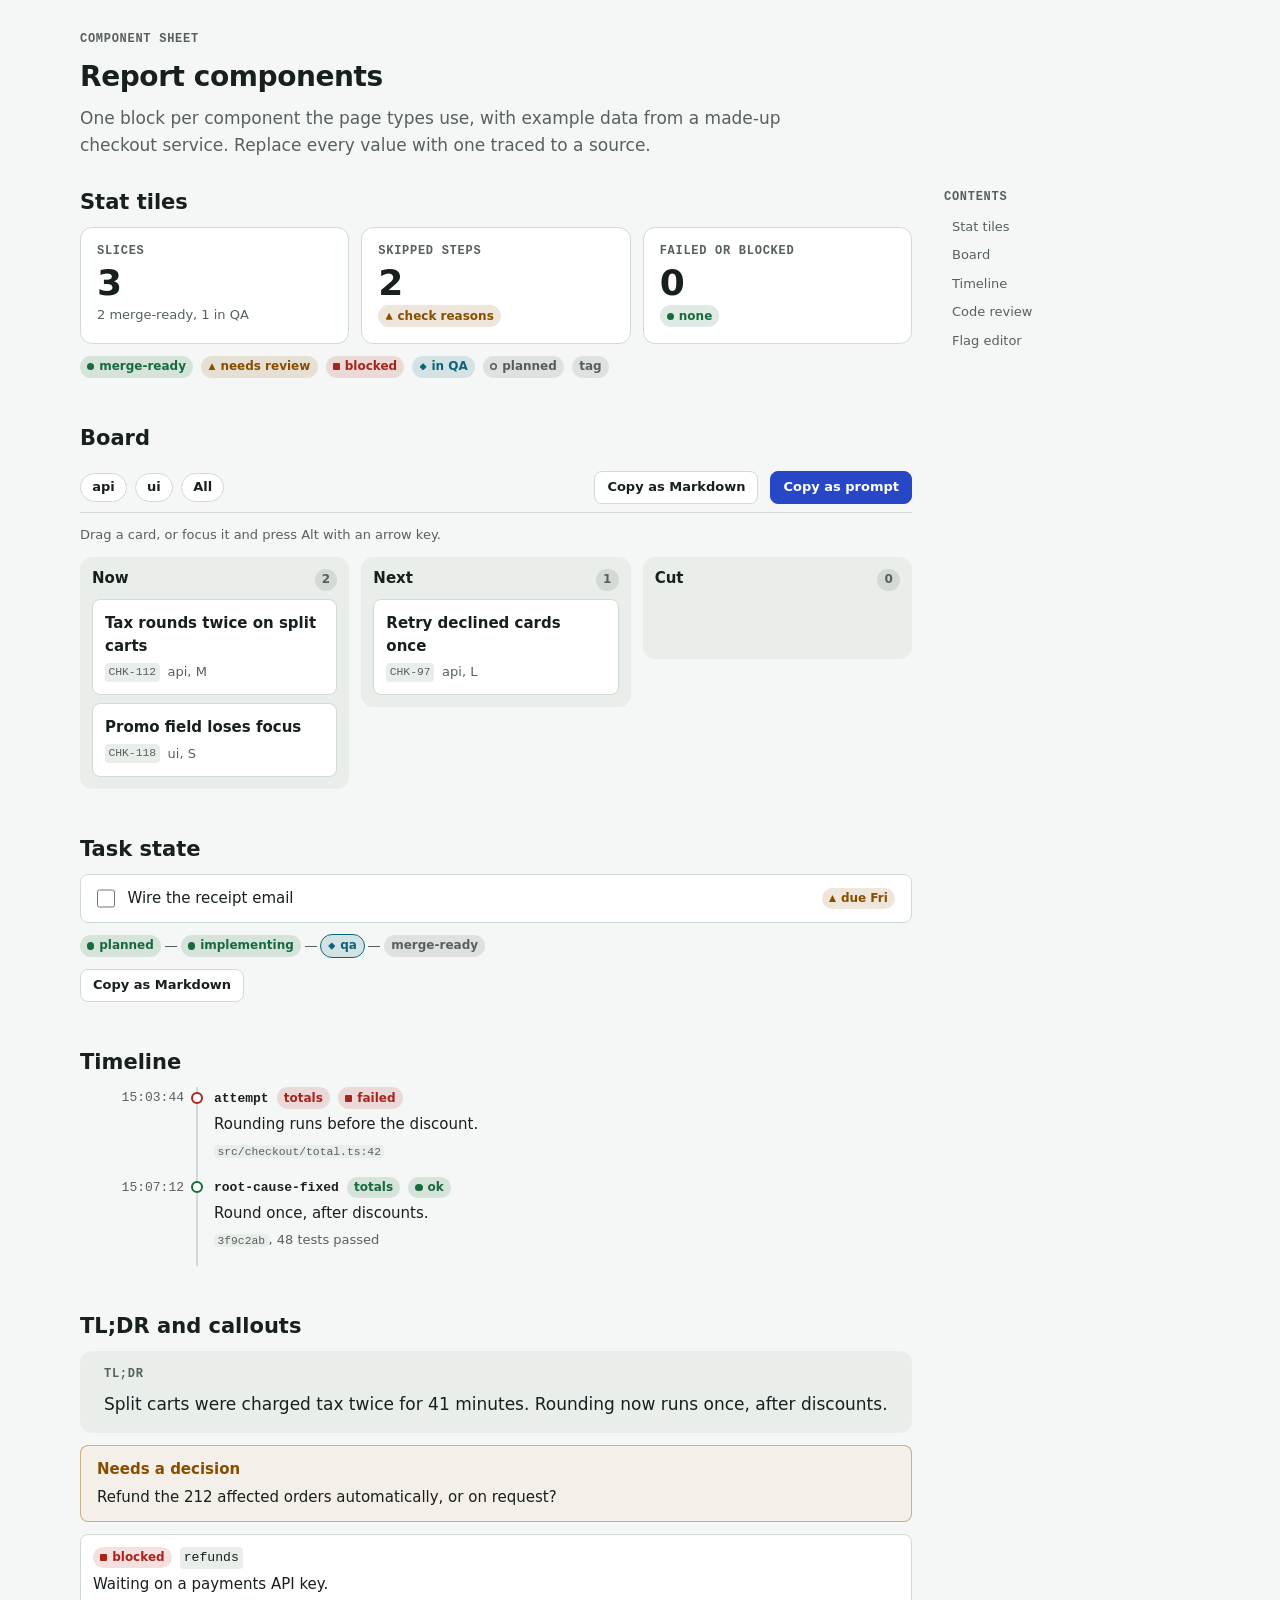
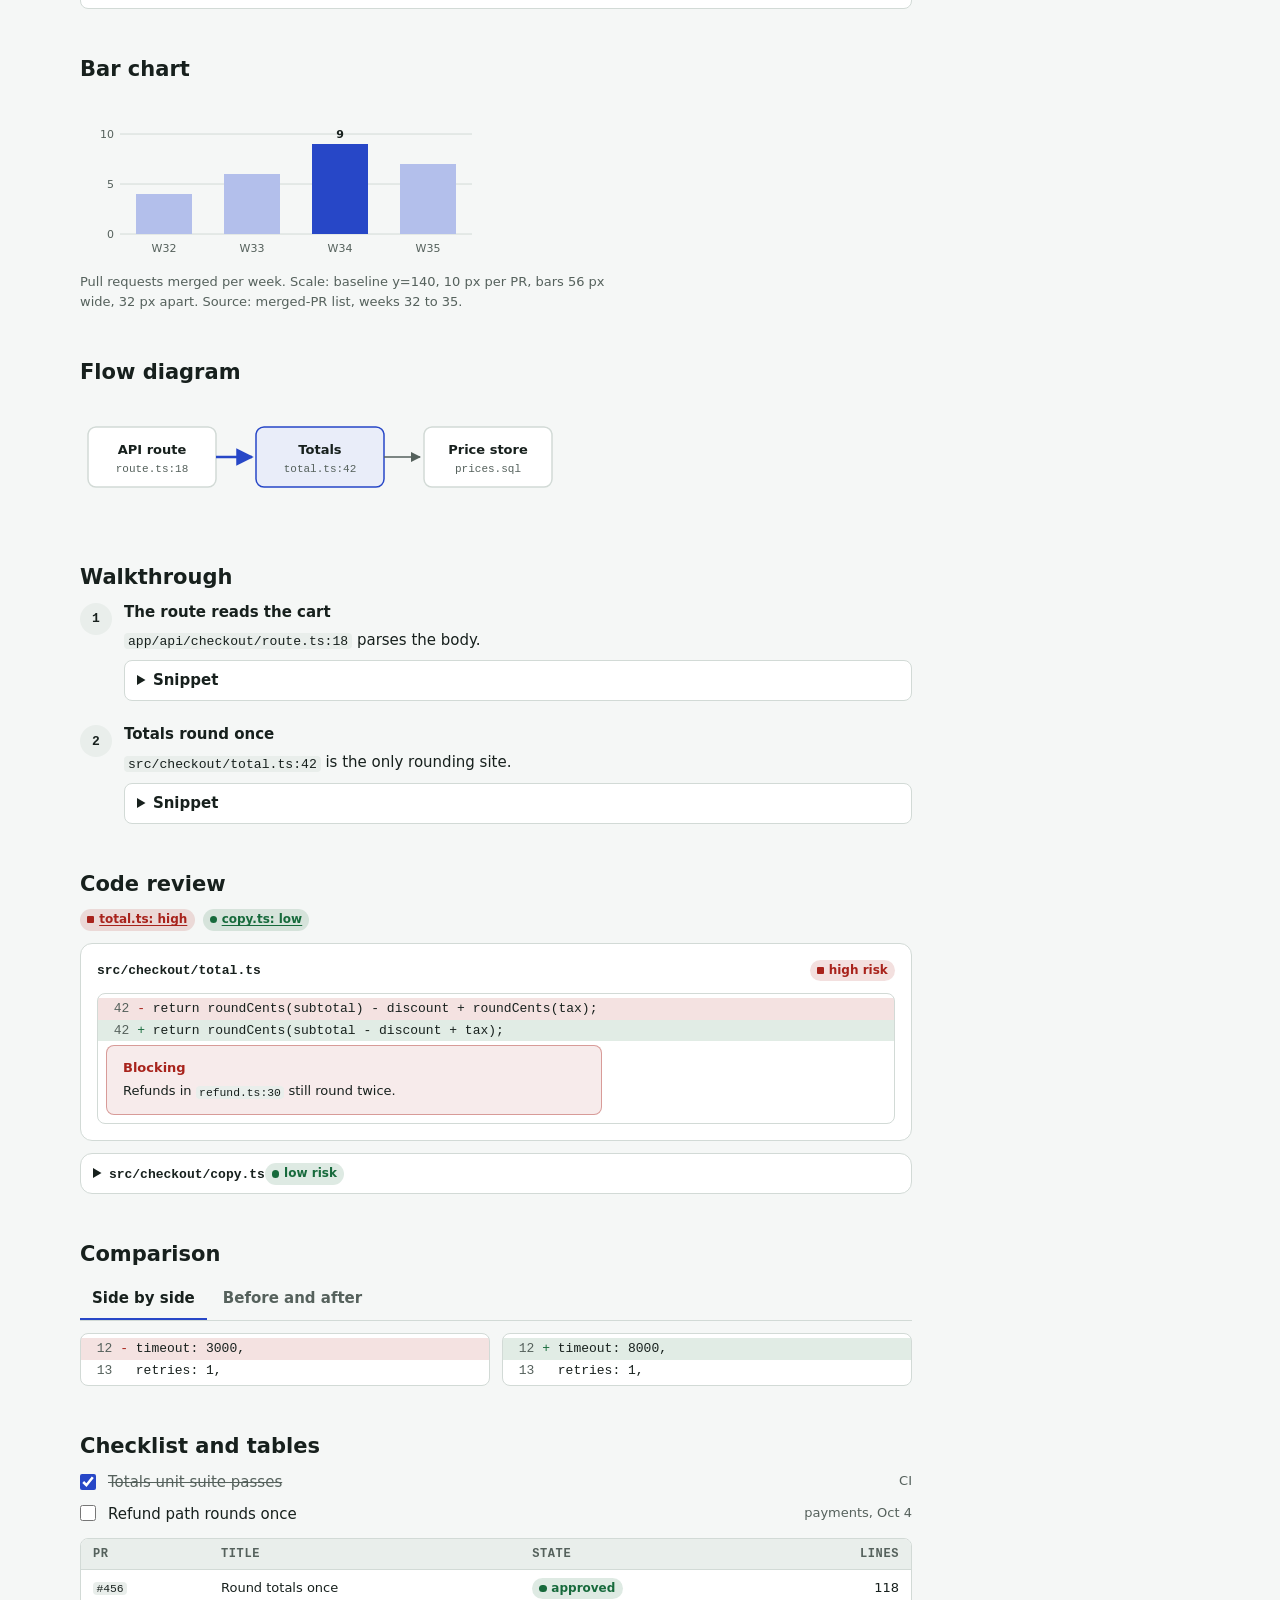
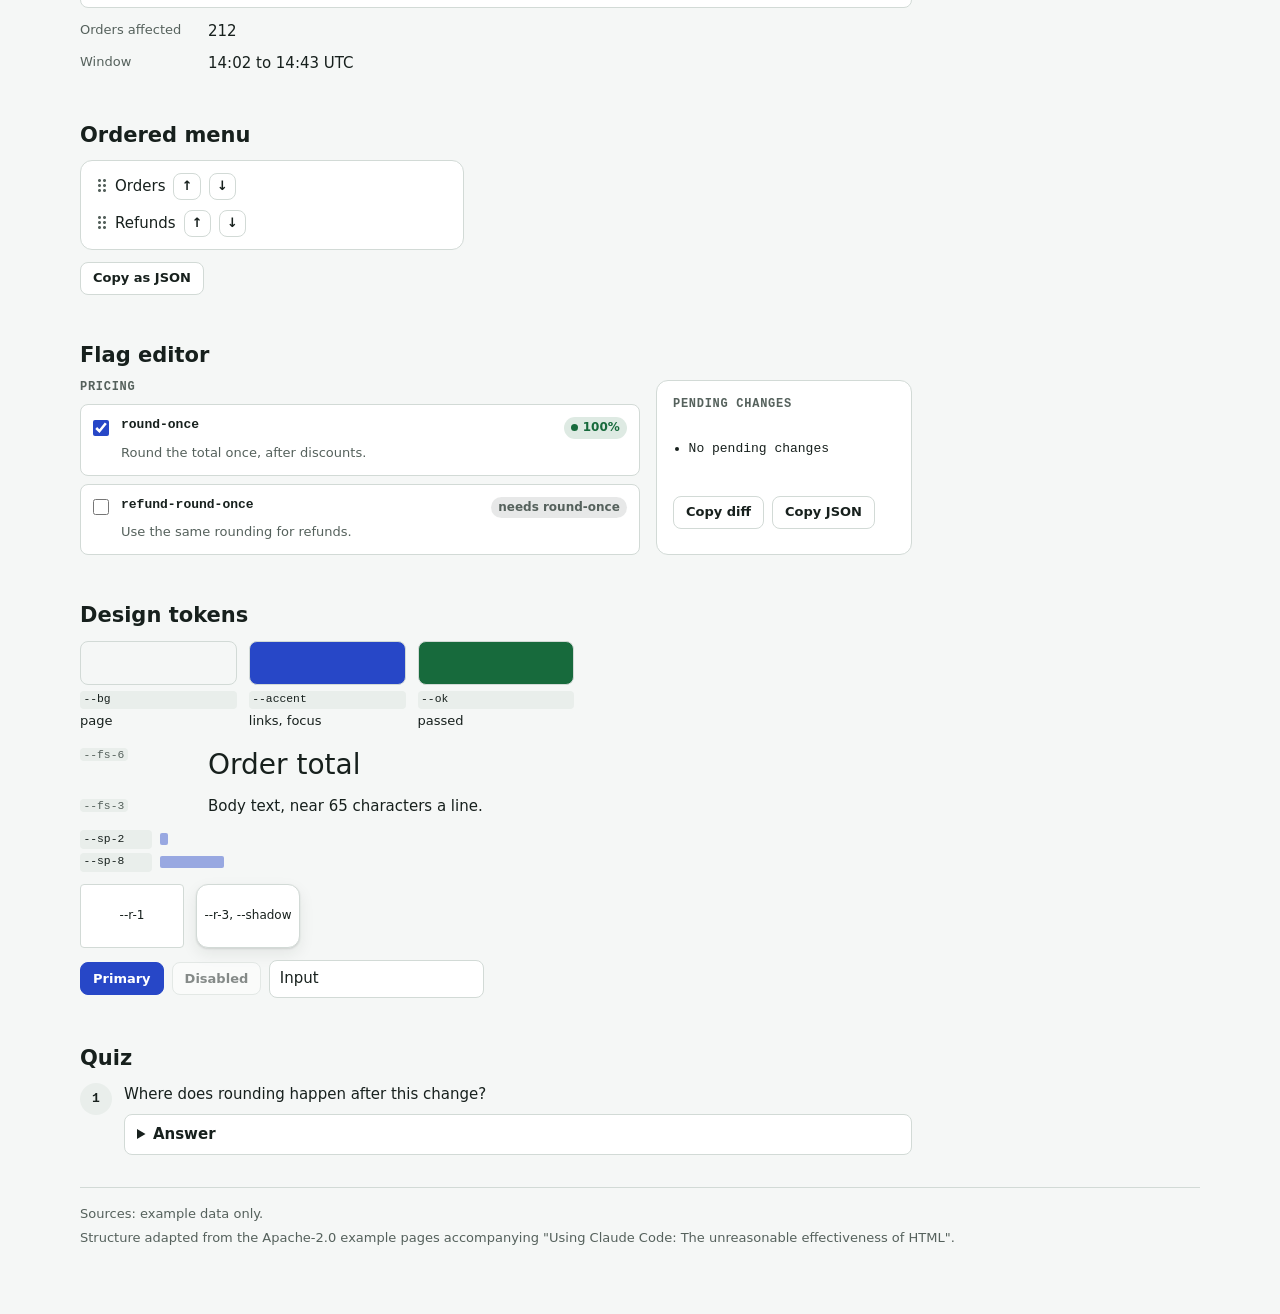
<file: skills/html-report/assets/base.html>
<!doctype html>
<meta charset="utf-8">
<meta name="viewport" content="width=device-width, initial-scale=1, viewport-fit=cover">
<title>Report Component Sheet</title>
<style>
/* Layout: one column, a sticky aside from 60rem; boxes only around things that move or get compared. */
:root{
--bg:#f5f7f6;--surface:#fff;--surface-2:#e9eeeb;--fg:#17201d;--fg-muted:#55615c;--line:#d2dad6;--accent:#2747c7;--accent-fg:#fff;
--ok:#176a3c;--warn:#874e00;--bad:#a8231c;--info:#0a6379;--neutral:#545e5a;
--font-sans:system-ui,-apple-system,"Segoe UI",Roboto,"Helvetica Neue",Arial,sans-serif;
--font-mono:ui-monospace,"SF Mono",SFMono-Regular,Menlo,Consolas,"Liberation Mono",monospace;
--font-display:var(--font-sans);
--fs-1:.75rem;--fs-2:.8125rem;--fs-3:.9375rem;--fs-4:1.0625rem;--fs-5:1.3125rem;--fs-6:1.75rem;--fs-7:2.25rem;
--sp-1:.25rem;--sp-2:.5rem;--sp-3:.75rem;--sp-4:1rem;--sp-5:1.5rem;--sp-6:2rem;--sp-7:3rem;--sp-8:4rem;
--r-1:4px;--r-2:8px;--r-3:12px;--r-pill:999px;
--shadow:0 1px 2px color-mix(in srgb,var(--fg) 12%,transparent),0 6px 16px color-mix(in srgb,var(--fg) 8%,transparent);
--dur-1:120ms;--dur-2:220ms;--ease:cubic-bezier(.2,.7,.2,1);
}
@media (prefers-color-scheme:dark){:root:not([data-theme="light"]){
--bg:#111614;--surface:#18201d;--surface-2:#222b28;--fg:#e3eae6;--fg-muted:#9ba9a2;--line:#303b37;--accent:#93a9ff;--accent-fg:#0d1430;
--ok:#5cc68a;--warn:#e3a646;--bad:#f2817a;--info:#5cc3da;--neutral:#a5afaa;color-scheme:dark}}
:root[data-theme="dark"]{
--bg:#111614;--surface:#18201d;--surface-2:#222b28;--fg:#e3eae6;--fg-muted:#9ba9a2;--line:#303b37;--accent:#93a9ff;--accent-fg:#0d1430;
--ok:#5cc68a;--warn:#e3a646;--bad:#f2817a;--info:#5cc3da;--neutral:#a5afaa;color-scheme:dark}
@media (prefers-reduced-motion:reduce){:root{--dur-1:0ms;--dur-2:0ms}}
*,*::before,*::after{box-sizing:border-box}
[hidden]{display:none!important}
body{margin:0;background:var(--bg);color:var(--fg);font:var(--fs-3)/1.55 var(--font-sans)}
img,svg{max-width:100%}
h1,h2,h3{margin:0;font-family:var(--font-display);line-height:1.2;text-wrap:balance}
h1{font-size:var(--fs-6);font-weight:680;letter-spacing:-.015em}
h2{font-size:var(--fs-5);font-weight:650}
h3{font-size:var(--fs-3);font-weight:650}
p,ul,ol,dl,figure{margin:0}
a{color:var(--accent);text-underline-offset:2px}
:focus-visible{outline:2px solid var(--accent);outline-offset:2px}
code,kbd,pre{font-family:var(--font-mono);font-size:.875em}
code{background:var(--surface-2);border-radius:var(--r-1);padding:.05em .3em;overflow-wrap:anywhere}
pre{overflow-x:auto;background:var(--surface-2);border-radius:var(--r-2);padding:var(--sp-3)}
pre code{background:none;padding:0;overflow-wrap:normal}
table,.tiles,.num,time{font-variant-numeric:tabular-nums}
.sr-only{position:absolute;width:1px;height:1px;overflow:hidden;clip-path:inset(50%);white-space:nowrap}

.panel,.tile,.ticket,.task,.rows>li,.file,.flag,.diff,.table,.nav,.shapes>div,details,input[type="text"],.copy-fallback{background:var(--surface);border:1px solid var(--line);border-radius:var(--r-2);min-width:0}
.panel,.tile,.file,.nav{border-radius:var(--r-3)}
.page{max-width:72rem;margin-inline:auto;padding-inline:max(var(--sp-4),env(safe-area-inset-left,0px)) max(var(--sp-4),env(safe-area-inset-right,0px));padding-block:var(--sp-6) var(--sp-8);display:grid;gap:var(--sp-6)}
.layout{display:grid;gap:var(--sp-6);grid-template-columns:minmax(0,1fr)}
.stack{display:grid;gap:var(--sp-7);min-width:0}
.block{display:grid;gap:var(--sp-3);min-width:0;scroll-margin-top:var(--sp-6)}
.head,.aside{display:grid;gap:var(--sp-3);align-content:start;min-width:0}
.lede{color:var(--fg-muted);font-size:var(--fs-4);max-width:65ch}
.prose{max-width:65ch;display:grid;gap:var(--sp-2)}
.hint,.muted{color:var(--fg-muted);font-size:var(--fs-2)}
.missing{color:var(--fg-muted);font-style:italic}
.label{font:600 var(--fs-1)/1.3 var(--font-mono);letter-spacing:.06em;text-transform:uppercase;color:var(--fg-muted)}
.meta,.chips,.actions{display:flex;flex-wrap:wrap;gap:var(--sp-2);align-items:center}
.panel{padding:var(--sp-4);display:grid;gap:var(--sp-2)}
@media (min-width:60rem){.layout.has-aside{grid-template-columns:minmax(0,1fr) 16rem}.aside{position:sticky;top:calc(env(safe-area-inset-top,0px) + var(--sp-4));align-self:start}}

[data-tone="ok"]{--tone:var(--ok)}[data-tone="warn"]{--tone:var(--warn)}[data-tone="bad"]{--tone:var(--bad)}[data-tone="info"]{--tone:var(--info)}[data-tone="neutral"]{--tone:var(--neutral)}
.pill{display:inline-flex;align-items:center;gap:.4em;padding:.1em .6em;border-radius:var(--r-pill);font-size:var(--fs-1);font-weight:600;line-height:1.6;color:var(--tone,var(--fg-muted));background:color-mix(in srgb,var(--tone,var(--neutral)) 14%,transparent);overflow-wrap:anywhere}
.pill[data-tone]::before{content:"";width:.6em;height:.6em;flex:none;background:currentColor}
.pill[data-tone="ok"]::before{border-radius:50%}
.pill[data-tone="warn"]::before{clip-path:polygon(50% 0,100% 100%,0 100%)}
.pill[data-tone="bad"]::before{border-radius:1px}
.pill[data-tone="info"]::before{clip-path:polygon(50% 0,100% 50%,50% 100%,0 50%)}
.pill[data-tone="neutral"]::before{border-radius:50%;background:none;box-shadow:inset 0 0 0 1.5px currentColor}

.btn,.chip{font:inherit;font-size:var(--fs-2);font-weight:600;color:var(--fg);background:var(--surface);border:1px solid var(--line);border-radius:var(--r-2);padding:.35rem .75rem;cursor:pointer;display:inline-flex;align-items:center;gap:var(--sp-1)}
.btn:hover,.chip:hover{border-color:var(--fg-muted)}
.btn.primary{background:var(--accent);border-color:var(--accent);color:var(--accent-fg)}
.btn:disabled{opacity:.5;cursor:not-allowed}
.btn.icon{padding:.15rem .45rem}
.chip{border-radius:var(--r-pill);padding:.2rem .7rem}
.chip[aria-pressed="true"]{background:color-mix(in srgb,var(--accent) 14%,var(--surface));border-color:var(--accent)}
.chip .n{color:var(--fg-muted);font-weight:500}
.copy-fallback{width:100%;min-height:8rem;font:var(--fs-2)/1.5 var(--font-mono);color:var(--fg);padding:var(--sp-2)}
input[type="text"]{font:inherit;color:var(--fg);padding:.4rem .6rem;max-width:100%}
.toolbar{position:sticky;top:env(safe-area-inset-top,0px);z-index:2;display:flex;flex-wrap:wrap;gap:var(--sp-2) var(--sp-3);align-items:center;padding-block:var(--sp-2);background:var(--bg);border-bottom:1px solid var(--line)}
.toolbar .grow{flex:1 1 12rem;min-width:0}

.tiles{display:grid;grid-template-columns:repeat(auto-fit,minmax(min(100%,7rem),1fr));gap:var(--sp-3)}
.tile{padding:var(--sp-4);display:grid;gap:var(--sp-1);align-content:start;justify-items:start}
.tile .value{font:650 var(--fs-7)/1.05 var(--font-display);letter-spacing:-.02em}
.board{display:grid;grid-template-columns:repeat(auto-fit,minmax(min(100%,13rem),1fr));gap:var(--sp-3);align-items:start}
.col{background:var(--surface-2);border-radius:var(--r-3);padding:var(--sp-3);display:grid;gap:var(--sp-2);min-width:0}
.col>header{display:flex;justify-content:space-between;align-items:baseline;gap:var(--sp-2)}
.items,.rows,.checklist,.timeline,.steps,.track,.toc ol{list-style:none;padding:0}
.items,.rows{display:grid;gap:var(--sp-2);align-content:start}
.items{min-height:3rem}
.ticket{padding:var(--sp-3);display:grid;gap:var(--sp-1)}
.ticket[draggable="true"]{cursor:grab}
.is-dragging{opacity:.45}
.ticket .title{font-weight:600;overflow-wrap:anywhere}
.ticket .meta{font-size:var(--fs-2);color:var(--fg-muted)}
.rows>li{display:grid;gap:var(--sp-1);padding:var(--sp-3);overflow-wrap:anywhere}

.track{display:flex;flex-wrap:wrap;gap:var(--sp-1);align-items:center}
.track li{display:flex;align-items:center;gap:var(--sp-1)}
.track li+li::before{content:"";width:.75rem;height:1px;background:var(--fg-muted)}
.track [aria-current] .pill{outline:1.5px solid currentColor}
.task{display:flex;flex-wrap:wrap;align-items:center;gap:var(--sp-3);padding:var(--sp-3) var(--sp-4)}
.task .title{flex:1 1 12rem;min-width:0}
.task input{width:1.15rem;height:1.15rem;margin:0;accent-color:var(--ok)}
.task:has(input:checked) .title,.checklist li:has(input:checked) label{text-decoration:line-through;color:var(--fg-muted)}

.timeline{display:grid}
.timeline>li{display:grid;grid-template-columns:6.5rem minmax(0,1fr);column-gap:var(--sp-3)}
.timeline time{font:var(--fs-2)/1.7 var(--font-mono);color:var(--fg-muted);text-align:right}
.timeline .body{position:relative;border-left:2px solid var(--line);padding:0 0 var(--sp-4) var(--sp-4);display:grid;gap:var(--sp-1);min-width:0}
.timeline .body::before{content:"";position:absolute;left:-7px;top:.3em;width:12px;height:12px;border-radius:50%;background:var(--surface);border:2px solid var(--tone,var(--fg-muted))}
.what,.path{font:600 var(--fs-2) var(--font-mono);overflow-wrap:anywhere}
.ev{color:var(--fg-muted);font-size:var(--fs-2);overflow-wrap:anywhere}
@media (max-width:30rem){.timeline>li{grid-template-columns:minmax(0,1fr)}.timeline time{text-align:left;padding-left:var(--sp-4);border-left:2px solid var(--line)}}
.callout{border:1px solid color-mix(in srgb,var(--tone,var(--info)) 40%,transparent);background:color-mix(in srgb,var(--tone,var(--info)) 9%,var(--surface));border-radius:var(--r-2);padding:var(--sp-3) var(--sp-4);display:grid;gap:var(--sp-1);min-width:0}
.callout>strong:first-child{color:var(--tone,var(--info))}
.tldr{background:var(--surface-2);border-radius:var(--r-3);padding:var(--sp-4) var(--sp-5);font-size:var(--fs-4);display:grid;gap:var(--sp-2)}

.scroll{overflow-x:auto;max-width:100%}
.figure{display:grid;gap:var(--sp-2)}
figcaption{color:var(--fg-muted);font-size:var(--fs-2);max-width:65ch}
.chart,.diagram{display:block;max-width:100%;height:auto}
.chart{color:var(--fg-muted);font:11px var(--font-sans)}
.chart text,.diagram text{text-anchor:middle}
.chart text{fill:currentColor}
.chart .axis{text-anchor:end}
.chart .grid{stroke:var(--line)}
.chart .bar{fill:color-mix(in srgb,var(--accent) 35%,var(--surface))}
.chart .peak{fill:var(--accent)}
.chart .value{fill:var(--fg);font-weight:600}
.diagram{color:var(--fg)}
.diagram rect{fill:var(--surface);stroke:var(--line);stroke-width:1.5}
.diagram .hot rect{fill:color-mix(in srgb,var(--accent) 10%,var(--surface));stroke:var(--accent)}
.diagram text{fill:currentColor;font:600 13px var(--font-sans)}
.diagram .sub{fill:var(--fg-muted);font:11px var(--font-mono)}
.diagram .edge{stroke:var(--fg-muted);stroke-width:1.5;fill:none}
.diagram .edge.hot{stroke:var(--accent);stroke-width:2.5}
.diagram marker path{fill:var(--fg-muted)}
.diagram marker.hot path{fill:var(--accent)}

.steps{counter-reset:step;display:grid;gap:var(--sp-5)}
.steps>li{counter-increment:step;position:relative;padding-left:2.75rem;display:grid;gap:var(--sp-2);min-width:0}
.steps>li::before{content:counter(step);position:absolute;left:0;top:0;width:2rem;height:2rem;border-radius:50%;display:grid;place-items:center;background:var(--surface-2);font:600 var(--fs-2) var(--font-mono)}
summary{cursor:pointer;padding:var(--sp-2) var(--sp-3);font-weight:600}
details>:not(summary){margin:0 var(--sp-3) var(--sp-3)}
.diff{overflow-x:auto;font:var(--fs-2)/1.65 var(--font-mono)}
.diff>div{display:inline-block;min-width:100%;padding-block:var(--sp-1)}
.ln{display:grid;grid-template-columns:4ch 2ch max-content;white-space:pre;padding-inline:var(--sp-2)}
.ln i{font-style:normal;color:var(--fg-muted);text-align:right;padding-right:1ch;user-select:none}
.ln b{font-weight:400;color:var(--fg-muted);user-select:none}
.ln.add{background:color-mix(in srgb,var(--ok) 13%,transparent)}
.ln.del{background:color-mix(in srgb,var(--bad) 13%,transparent)}
.ln.add b{color:var(--ok)}.ln.del b{color:var(--bad)}
.note{position:sticky;left:var(--sp-2);margin:var(--sp-1) var(--sp-2);max-width:min(60ch,calc(100vw - 5rem));white-space:normal;font:var(--fs-2)/1.5 var(--font-sans)}
.pair{display:grid;grid-template-columns:repeat(auto-fit,minmax(min(100%,18rem),1fr));gap:var(--sp-3)}
.pair>*{min-width:0}
.file{padding:var(--sp-4);display:grid;gap:var(--sp-3);scroll-margin-top:var(--sp-6)}
details.file{padding:0;gap:0}
.file:target,.panel:target{outline:2px solid var(--accent);outline-offset:3px}
.file>header{display:flex;flex-wrap:wrap;justify-content:space-between;align-items:center;gap:var(--sp-2)}

.checklist{display:grid;gap:var(--sp-2)}
.checklist li{display:grid;grid-template-columns:auto minmax(0,1fr) auto;gap:var(--sp-1) var(--sp-3);align-items:start}
.flag input,.checklist input{width:1rem;height:1rem;margin:.2em 0 0;accent-color:var(--accent)}
.who{color:var(--fg-muted);font-size:var(--fs-2);white-space:nowrap}
.table{overflow-x:auto}
table{border-collapse:collapse;width:100%;font-size:var(--fs-2)}
th,td{padding:var(--sp-2) var(--sp-3);text-align:left;vertical-align:top;border-bottom:1px solid var(--line)}
th{font:600 var(--fs-1) var(--font-mono);letter-spacing:.05em;text-transform:uppercase;color:var(--fg-muted);background:var(--surface-2)}
tr:last-child td{border-bottom:0}
.num{text-align:right}
.kv{display:grid;grid-template-columns:minmax(7rem,max-content) minmax(0,1fr);gap:var(--sp-2) var(--sp-4)}
.kv dt{color:var(--fg-muted);font-size:var(--fs-2)}
.kv dd{margin:0;min-width:0;overflow-wrap:anywhere}
@media (max-width:30rem){.kv{grid-template-columns:minmax(0,1fr);row-gap:0}.kv dd{margin-bottom:var(--sp-3)}}
[role="tablist"]{display:flex;gap:var(--sp-1);border-bottom:1px solid var(--line);overflow-x:auto}
[role="tab"]{font:inherit;font-weight:600;color:var(--fg-muted);background:none;border:0;border-bottom:2px solid transparent;padding:var(--sp-2) var(--sp-3);cursor:pointer;white-space:nowrap}
[role="tab"][aria-selected="true"]{color:var(--fg);border-bottom-color:var(--accent)}

.nav{list-style:none;padding:var(--sp-2);display:grid;gap:2px;max-width:24rem}
.nav li{display:flex;align-items:center;gap:var(--sp-2);padding:var(--sp-1) var(--sp-2);border-radius:var(--r-2)}
.nav .n{margin-left:auto;color:var(--fg-muted);font-size:var(--fs-2)}
.grip{flex:none;width:10px;height:16px;color:var(--fg-muted);background:radial-gradient(currentColor 1.2px,transparent 1.7px) 0 0/5px 5px;cursor:grab}
.editor{display:grid;gap:var(--sp-4);grid-template-columns:minmax(0,1fr)}
@media (min-width:48rem){.editor{grid-template-columns:minmax(0,1fr) 16rem}}
fieldset{border:0;margin:0;padding:0;display:grid;gap:var(--sp-2);min-width:0}
legend{padding:0;margin-bottom:var(--sp-2)}
.flag{display:grid;grid-template-columns:auto minmax(0,1fr) auto;gap:var(--sp-1) var(--sp-3);align-items:start;padding:var(--sp-3)}
.flag .key{font:600 var(--fs-2) var(--font-mono);overflow-wrap:anywhere}
.flag .desc{grid-column:2/-1;color:var(--fg-muted);font-size:var(--fs-2)}
.flag.is-changed{border-color:var(--accent)}
.flag.is-changed .key::after{content:" (changed)";font-weight:500;color:var(--accent)}
.flag.has-conflict{border-color:var(--bad);background:color-mix(in srgb,var(--bad) 7%,var(--surface))}
.pending{font:var(--fs-2)/1.6 var(--font-mono);padding-left:1.2em}

.swatches{display:grid;grid-template-columns:repeat(auto-fill,minmax(min(100%,8.5rem),1fr));gap:var(--sp-3)}
.swatch{display:grid;gap:2px;font-size:var(--fs-2);min-width:0}
.swatch::before{content:"";height:2.75rem;border-radius:var(--r-2);background:var(--sw);border:1px solid var(--line);margin-bottom:var(--sp-1)}
.ruler{display:grid;gap:var(--sp-1);font-size:var(--fs-2)}
.ruler div{display:grid;grid-template-columns:4.5rem auto;gap:var(--sp-2);align-items:center}
.ruler div::after{content:"";width:var(--w);height:.75rem;border-radius:2px;background:color-mix(in srgb,var(--accent) 45%,transparent)}
.shapes{display:flex;flex-wrap:wrap;gap:var(--sp-3)}
.shapes>div{width:6.5rem;height:4rem;display:grid;place-items:center;font-size:var(--fs-1)}
.toc{display:grid;gap:var(--sp-2);font-size:var(--fs-2)}
.toc ol{display:grid;gap:2px}
.toc a{display:block;padding:.2rem .5rem;border-radius:var(--r-1);color:var(--fg-muted);text-decoration:none}
.sources{border-top:1px solid var(--line);padding-top:var(--sp-4);color:var(--fg-muted);font-size:var(--fs-2);display:grid;gap:var(--sp-1);overflow-wrap:anywhere}
</style>

<div class="page">
<header class="head">
<p class="label">Component sheet</p>
<h1>Report components</h1>
<p class="lede">One block per component the page types use, with example data from a made-up checkout service. Replace every value with one traced to a source.</p>
</header>
<div class="layout has-aside">
<main class="stack">

<section class="block" id="tiles"><h2>Stat tiles</h2>
<div class="tiles">
<div class="tile"><span class="label">Slices</span><span class="value">3</span><span class="hint">2 merge-ready, 1 in QA</span></div>
<div class="tile"><span class="label">Skipped steps</span><span class="value">2</span><span class="pill" data-tone="warn">check reasons</span></div>
<div class="tile"><span class="label">Failed or blocked</span><span class="value">0</span><span class="pill" data-tone="ok">none</span></div>
</div>
<div class="meta"><span class="pill" data-tone="ok">merge-ready</span><span class="pill" data-tone="warn">needs review</span><span class="pill" data-tone="bad">blocked</span><span class="pill" data-tone="info">in QA</span><span class="pill" data-tone="neutral">planned</span><span class="pill">tag</span></div>
</section>

<section class="block" id="board" data-filter-scope><h2>Board</h2>
<div class="toolbar">
<div class="chips grow" role="group" aria-label="Filter by area" data-filter-group="area"><button class="chip" aria-pressed="false" data-filter-value="api">api</button><button class="chip" aria-pressed="false" data-filter-value="ui">ui</button><button class="chip" data-filter-reset>All</button></div>
<button class="btn" data-export="markdown" data-target="#triage">Copy as Markdown</button><button class="btn primary" data-export="prompt" data-target="#triage">Copy as prompt</button>
</div>
<p class="hint">Drag a card, or focus it and press Alt with an arrow key.</p>
<div class="board" id="triage" data-reorder data-export-label="triage board">
<section class="col"><header><h3>Now</h3><span class="pill" data-count>2</span></header><ol class="items" data-list="Now">
<li class="ticket" draggable="true" tabindex="0" data-item data-filter-item data-area="api"><span class="title">Tax rounds twice on split carts</span><span class="meta"><code>CHK-112</code> api, M</span></li>
<li class="ticket" draggable="true" tabindex="0" data-item data-filter-item data-area="ui"><span class="title">Promo field loses focus</span><span class="meta"><code>CHK-118</code> ui, S</span></li>
</ol></section>
<section class="col"><header><h3>Next</h3><span class="pill" data-count>1</span></header><ol class="items" data-list="Next">
<li class="ticket" draggable="true" tabindex="0" data-item data-filter-item data-area="api"><span class="title">Retry declined cards once</span><span class="meta"><code>CHK-97</code> api, L</span></li>
</ol></section>
<section class="col"><header><h3>Cut</h3><span class="pill" data-count>0</span></header><ol class="items" data-list="Cut"></ol></section>
</div>
</section>

<section class="block"><h2>Task state</h2>
<form id="tasks" data-flags data-export-label="receipt tasks"><div class="task"><input type="checkbox" id="task-1" name="Wire the receipt email"><label class="title" for="task-1">Wire the receipt email</label><span class="pill" data-tone="warn">due Fri</span></div></form>
<ol class="track" aria-label="Phase of slice totals"><li><span class="pill" data-tone="ok">planned</span></li><li><span class="pill" data-tone="ok">implementing</span></li><li aria-current="step"><span class="pill" data-tone="info">qa</span></li><li><span class="pill">merge-ready</span></li></ol>
<div class="actions"><button class="btn" data-export="markdown" data-target="#tasks">Copy as Markdown</button></div>
</section>

<section class="block" id="timeline"><h2>Timeline</h2>
<ol class="timeline">
<li data-tone="bad"><time datetime="2026-09-02T15:03:44Z">15:03:44</time><div class="body"><div class="meta"><span class="what">attempt</span><span class="pill">totals</span><span class="pill" data-tone="bad">failed</span></div><p>Rounding runs before the discount.</p><p class="ev"><code>src/checkout/total.ts:42</code></p></div></li>
<li data-tone="ok"><time datetime="2026-09-02T15:07:12Z">15:07:12</time><div class="body"><div class="meta"><span class="what">root-cause-fixed</span><span class="pill">totals</span><span class="pill" data-tone="ok">ok</span></div><p>Round once, after discounts.</p><p class="ev"><code>3f9c2ab</code>, 48 tests passed</p></div></li>
</ol>
</section>

<section class="block"><h2>TL;DR and callouts</h2>
<div class="tldr"><span class="label">TL;DR</span><p>Split carts were charged tax twice for 41 minutes. Rounding now runs once, after discounts.</p></div>
<div class="callout" data-tone="warn"><strong>Needs a decision</strong><p>Refund the 212 affected orders automatically, or on request?</p></div>
<ul class="rows"><li><div class="meta"><span class="pill" data-tone="bad">blocked</span><code>refunds</code></div><p>Waiting on a payments API key.</p></li></ul>
</section>

<section class="block"><h2>Bar chart</h2>
<figure class="figure"><div class="scroll"><svg class="chart" width="400" height="170" viewBox="0 0 400 170" role="img" aria-label="Pull requests merged per week: 4, 6, 9, 7">
<line class="grid" x1="40" x2="392" y1="140" y2="140"/><line class="grid" x1="40" x2="392" y1="90" y2="90"/><line class="grid" x1="40" x2="392" y1="40" y2="40"/>
<text class="axis" x="34" y="144">0</text><text class="axis" x="34" y="94">5</text><text class="axis" x="34" y="44">10</text>
<rect class="bar" x="56" y="100" width="56" height="40"/><rect class="bar" x="144" y="80" width="56" height="60"/><rect class="bar peak" x="232" y="50" width="56" height="90"/><rect class="bar" x="320" y="70" width="56" height="70"/>
<text class="value" x="260" y="44">9</text>
<text x="84" y="158">W32</text><text x="172" y="158">W33</text><text x="260" y="158">W34</text><text x="348" y="158">W35</text>
</svg></div>
<figcaption>Pull requests merged per week. Scale: baseline y=140, 10 px per PR, bars 56 px wide, 32 px apart. Source: merged-PR list, weeks 32 to 35.</figcaption></figure>
</section>

<section class="block"><h2>Flow diagram</h2>
<div class="scroll"><svg class="diagram" width="480" height="120" viewBox="0 0 480 120" role="img" aria-label="Checkout path: API route, totals (highlighted), price store">
<defs><marker id="arrow" viewBox="0 0 10 10" refX="9" refY="5" markerWidth="7" markerHeight="7" orient="auto"><path d="M0 0L10 5L0 10z"/></marker><marker id="arrow-hot" class="hot" viewBox="0 0 10 10" refX="9" refY="5" markerWidth="7" markerHeight="7" orient="auto"><path d="M0 0L10 5L0 10z"/></marker></defs>
<g class="node"><rect x="8" y="30" width="128" height="60" rx="8"/><text x="72" y="57">API route</text><text class="sub" x="72" y="75">route.ts:18</text></g>
<g class="node hot"><rect x="176" y="30" width="128" height="60" rx="8"/><text x="240" y="57">Totals</text><text class="sub" x="240" y="75">total.ts:42</text></g>
<g class="node"><rect x="344" y="30" width="128" height="60" rx="8"/><text x="408" y="57">Price store</text><text class="sub" x="408" y="75">prices.sql</text></g>
<path class="edge hot" d="M136 60H172" marker-end="url(#arrow-hot)"/><path class="edge" d="M304 60H340" marker-end="url(#arrow)"/>
</svg></div>
</section>

<section class="block"><h2>Walkthrough</h2>
<ol class="steps">
<li><h3>The route reads the cart</h3><p><code>app/api/checkout/route.ts:18</code> parses the body.</p><details name="walk"><summary>Snippet</summary><pre><code>const cart = parseCart(await request.json());</code></pre></details></li>
<li><h3>Totals round once</h3><p><code>src/checkout/total.ts:42</code> is the only rounding site.</p><details name="walk"><summary>Snippet</summary><pre><code>return roundCents(subtotal - discount + tax);</code></pre></details></li>
</ol>
</section>

<section class="block" id="review"><h2>Code review</h2>
<nav class="meta" aria-label="Risk map"><a class="pill" data-tone="bad" href="#file-total">total.ts: high</a><a class="pill" data-tone="ok" href="#file-copy">copy.ts: low</a></nav>
<article class="file" id="file-total"><header><span class="path">src/checkout/total.ts</span><span class="pill" data-tone="bad">high risk</span></header>
<div class="diff"><div>
<div class="ln del"><i>42</i><b>-</b><span>return roundCents(subtotal) - discount + roundCents(tax);</span></div>
<div class="ln add"><i>42</i><b>+</b><span>return roundCents(subtotal - discount + tax);</span></div>
<div class="callout note" data-tone="bad"><strong>Blocking</strong><p>Refunds in <code>refund.ts:30</code> still round twice.</p></div>
</div></div></article>
<details class="file" id="file-copy"><summary><span class="path">src/checkout/copy.ts</span><span class="pill" data-tone="ok">low risk</span></summary><p class="muted">One string changed.</p></details>
</section>

<section class="block"><h2>Comparison</h2>
<div role="tablist" aria-label="Comparison view"><button role="tab" id="tab-split" aria-controls="panel-split" aria-selected="true">Side by side</button><button role="tab" id="tab-ba" aria-controls="panel-ba" aria-selected="false" tabindex="-1">Before and after</button></div>
<div role="tabpanel" id="panel-split" aria-labelledby="tab-split" class="pair">
<div class="diff"><div><div class="ln del"><i>12</i><b>-</b><span>timeout: 3000,</span></div><div class="ln"><i>13</i><b> </b><span>retries: 1,</span></div></div></div>
<div class="diff"><div><div class="ln add"><i>12</i><b>+</b><span>timeout: 8000,</span></div><div class="ln"><i>13</i><b> </b><span>retries: 1,</span></div></div></div>
</div>
<div role="tabpanel" id="panel-ba" aria-labelledby="tab-ba" class="pair" hidden>
<div class="panel"><span class="label">Before</span><p>$10.00 cart, 15% off, 8% tax: charged <span class="num">$9.19</span>.</p></div>
<div class="panel"><span class="label">After</span><p>Same cart: charged <span class="num">$9.18</span>, matching the receipt.</p></div>
</div>
</section>

<section class="block"><h2>Checklist and tables</h2>
<ul class="checklist"><li><input type="checkbox" id="c1" checked><label for="c1">Totals unit suite passes</label><span class="who">CI</span></li><li><input type="checkbox" id="c2"><label for="c2">Refund path rounds once</label><span class="who">payments, Oct 4</span></li></ul>
<div class="table"><table><thead><tr><th>PR</th><th>Title</th><th>State</th><th class="num">Lines</th></tr></thead><tbody>
<tr><td><code>#456</code></td><td>Round totals once</td><td><span class="pill" data-tone="ok">approved</span></td><td class="num">118</td></tr>
</tbody></table></div>
<dl class="kv"><dt>Orders affected</dt><dd>212</dd><dt>Window</dt><dd>14:02 to 14:43 UTC</dd></dl>
</section>

<section class="block"><h2>Ordered menu</h2>
<div id="menu-order" data-reorder data-export-label="settings menu order"><ul class="nav" data-list="Menu">
<li draggable="true" tabindex="0" data-item><span class="grip" aria-hidden="true"></span><span class="title">Orders</span><button class="btn icon" data-move="up" aria-label="Move up">&uarr;</button><button class="btn icon" data-move="down" aria-label="Move down">&darr;</button></li>
<li draggable="true" tabindex="0" data-item><span class="grip" aria-hidden="true"></span><span class="title">Refunds</span><button class="btn icon" data-move="up" aria-label="Move up">&uarr;</button><button class="btn icon" data-move="down" aria-label="Move down">&darr;</button></li>
</ul></div>
<div class="actions"><button class="btn" data-export="json" data-target="#menu-order">Copy as JSON</button></div>
</section>

<section class="block" id="flags"><h2>Flag editor</h2>
<div class="editor">
<form id="flag-form" data-flags data-pending="#pending" data-export-label="checkout flags"><fieldset><legend class="label">Pricing</legend>
<label class="flag" data-flag><input type="checkbox" name="round-once" checked><span class="key">round-once</span><span class="pill" data-tone="ok">100%</span><span class="desc">Round the total once, after discounts.</span></label>
<label class="flag" data-flag><input type="checkbox" name="refund-round-once" data-requires="round-once"><span class="key">refund-round-once</span><span class="pill">needs round-once</span><span class="desc">Use the same rounding for refunds.</span></label>
</fieldset><div role="status"><p class="callout" data-tone="bad" data-flags-warning hidden></p></div></form>
<div class="panel"><span class="label">Pending changes</span><ul class="pending" id="pending"></ul><div class="actions"><button class="btn" data-export="diff" data-target="#flag-form">Copy diff</button><button class="btn" data-export="json" data-target="#flag-form">Copy JSON</button></div></div>
</div>
</section>

<section class="block"><h2>Design tokens</h2>
<div class="swatches"><div class="swatch" style="--sw:var(--bg)"><code>--bg</code>page</div><div class="swatch" style="--sw:var(--accent)"><code>--accent</code>links, focus</div><div class="swatch" style="--sw:var(--ok)"><code>--ok</code>passed</div></div>
<dl class="kv"><dt><code>--fs-6</code></dt><dd style="font-size:var(--fs-6)">Order total</dd><dt><code>--fs-3</code></dt><dd>Body text, near 65 characters a line.</dd></dl>
<div class="ruler"><div style="--w:var(--sp-2)"><code>--sp-2</code></div><div style="--w:var(--sp-8)"><code>--sp-8</code></div></div>
<div class="shapes"><div style="border-radius:var(--r-1)">--r-1</div><div style="border-radius:var(--r-3);box-shadow:var(--shadow)">--r-3, --shadow</div></div>
<div class="actions"><button class="btn primary">Primary</button><button class="btn" disabled>Disabled</button><input type="text" id="sample-input" value="Input" aria-label="Sample input"></div>
</section>

<section class="block"><h2>Quiz</h2>
<ol class="steps"><li><p>Where does rounding happen after this change?</p><details><summary>Answer</summary><p>Only in <code>src/checkout/total.ts:42</code>.</p></details></li></ol>
</section>
</main>

<aside class="aside">
<nav class="toc" aria-label="Contents"><span class="label">Contents</span><ol><li><a href="#tiles">Stat tiles</a></li><li><a href="#board">Board</a></li><li><a href="#timeline">Timeline</a></li><li><a href="#review">Code review</a></li><li><a href="#flags">Flag editor</a></li></ol></nav>
</aside>
</div>
<footer class="sources"><span>Sources: example data only.</span><span>Structure adapted from the Apache-2.0 example pages accompanying "Using Claude Code: The unreasonable effectiveness of HTML".</span></footer>
</div>

<script>
(() => {
const all = (selector, root = document) => [...root.querySelectorAll(selector)];
const live = document.getElementById("live") || document.body.appendChild(Object.assign(document.createElement("p"), { id: "live", className: "sr-only" }));
live.setAttribute("aria-live", "polite");
const announce = (message) => { live.textContent = message; };
const labelOf = (item) => item.dataset.label || (item.querySelector(".title") || item).textContent.trim();

const copy = (button, text, source) => {
  const fallback = () => {
    let box = source instanceof HTMLTextAreaElement ? source : button.nextElementSibling;
    if (!box || !box.matches("textarea")) {
      box = Object.assign(document.createElement("textarea"), { className: "copy-fallback", readOnly: true, ariaLabel: "Text to copy" });
      button.after(box);
    }
    Object.assign(box, { value: text, hidden: false });
    box.select();
    announce("Copying is blocked here. The text is selected; press Ctrl+C or Cmd+C.");
  };
  const done = () => {
    button.dataset.idle ??= button.textContent;
    button.textContent = "Copied";
    clearTimeout(button.copyTimer);
    button.copyTimer = setTimeout(() => { button.textContent = button.dataset.idle; }, 1600);
    announce("Copied to the clipboard.");
  };
  try { navigator.clipboard.writeText(text).then(done, fallback); } catch { fallback(); }
};

const isFlags = (target) => target.matches("[data-flags]");
const readState = (target, initial) => Object.fromEntries(isFlags(target)
  ? all("input[type=checkbox][name]", target).map((box) => [box.name, initial ? box.defaultChecked : box.checked])
  : all("[data-list]", target).map((list) => [list.dataset.list, all("[data-item]", list).map(labelOf)]));
const freeze = (value) => {
  Object.values(value).forEach((child) => { if (child && typeof child === "object") freeze(child); });
  return Object.freeze(value);
};
const initialState = new Map(all("[data-flags],[data-reorder]").map((target) => [target, freeze(readState(target, true))]));
const changes = (target) => {
  const before = initialState.get(target);
  const after = readState(target);
  if (isFlags(target)) return Object.keys(after).filter((key) => before[key] !== after[key]).map((key) => `${key}: ${before[key] ? "on" : "off"} -> ${after[key] ? "on" : "off"}`);
  const home = (label) => Object.keys(before).find((list) => before[list].includes(label));
  return Object.keys(after).flatMap((list) => {
    const moved = after[list].filter((label) => home(label) !== list).map((label) => `moved "${label}" from ${home(label)} to ${list}`);
    const kept = after[list].filter((label) => home(label) === list).join("\n");
    const was = before[list].filter((label) => after[list].includes(label)).join("\n");
    return kept === was ? moved : [...moved, `reordered ${list}: ${after[list].join(", ")}`];
  });
};
const bullets = (lines) => (lines.length ? lines : ["none"]).map((line) => `- ${line}`).join("\n");
const exporters = {
  markdown: (target) => {
    const body = Object.entries(readState(target)).map(([key, value]) => (isFlags(target) ? `- [${value ? "x" : " "}] ${key}` : `## ${key} (${value.length})\n${bullets(value)}`));
    return `# ${target.dataset.exportLabel}\n\n${body.join(isFlags(target) ? "\n" : "\n\n")}\n\n## Changes since the page loaded\n${bullets(changes(target))}`;
  },
  json: (target) => JSON.stringify(readState(target), null, 2),
  diff: (target) => changes(target).join("\n") || "No changes since the page loaded.",
  prompt: (target) => `Apply these changes to the ${target.dataset.exportLabel}:\n${bullets(changes(target))}\n\nResulting state:\n${JSON.stringify(readState(target), null, 2)}`,
};
document.addEventListener("click", (event) => {
  const button = event.target.closest("[data-copy-from],[data-export]");
  const source = button && document.querySelector(button.dataset.copyFrom || button.dataset.target);
  if (!source) return;
  if (button.dataset.copyFrom) copy(button, source.value ?? source.textContent, source);
  else if (exporters[button.dataset.export]) copy(button, exporters[button.dataset.export](source));
});

all("[data-filter-scope]").forEach((scope) => {
  const items = all("[data-filter-item]", scope);
  scope.addEventListener("click", (event) => {
    const chip = event.target.closest("[data-filter-value],[data-filter-reset]");
    if (!chip) return;
    if (chip.hasAttribute("data-filter-reset")) all("[data-filter-value]", scope).forEach((one) => one.setAttribute("aria-pressed", "false"));
    else chip.setAttribute("aria-pressed", String(chip.getAttribute("aria-pressed") !== "true"));
    const active = all("[data-filter-group]", scope)
      .map((group) => [group.dataset.filterGroup, all("[aria-pressed=true]", group).map((on) => on.dataset.filterValue)])
      .filter(([, values]) => values.length);
    items.forEach((item) => { item.hidden = !active.every(([key, values]) => values.includes(item.dataset[key])); });
    announce(`Showing ${items.filter((item) => !item.hidden).length} of ${items.length}`);
  });
});

all("[data-reorder]").forEach((root) => {
  const lists = all("[data-list]", root);
  const settle = (item) => {
    lists.forEach((list) => { const count = list.parentElement.querySelector("[data-count]"); if (count) count.textContent = list.children.length; });
    const list = item.parentElement;
    announce(`${labelOf(item)}: ${list.dataset.list}, position ${[...list.children].indexOf(item) + 1} of ${list.children.length}`);
  };
  const move = (item, direction, focusTarget = item) => {
    const list = item.parentElement;
    const neighbour = lists[lists.indexOf(list) + (direction === "next" ? 1 : -1)];
    if (direction === "up" && item.previousElementSibling) item.previousElementSibling.before(item);
    else if (direction === "down" && item.nextElementSibling) item.nextElementSibling.after(item);
    else if (/prev|next/.test(direction) && neighbour) neighbour.append(item);
    else return;
    focusTarget.focus();
    settle(item);
  };
  let dragged = null;
  root.addEventListener("dragstart", (event) => {
    dragged = event.target.closest("[data-item]");
    if (!dragged) return;
    dragged.classList.add("is-dragging");
    event.dataTransfer.effectAllowed = "move";
    event.dataTransfer.setData("text/plain", labelOf(dragged));
  });
  root.addEventListener("dragover", (event) => {
    const list = dragged && event.target.closest("[data-list]");
    if (!lists.includes(list)) return;
    event.preventDefault();
    const next = all("[data-item]:not(.is-dragging)", list).find((item) => event.clientY < item.getBoundingClientRect().top + item.offsetHeight / 2) || null;
    list.insertBefore(dragged, next);
  });
  root.addEventListener("drop", (event) => event.preventDefault());
  root.addEventListener("dragend", () => {
    if (!dragged) return;
    dragged.classList.remove("is-dragging");
    settle(dragged);
    dragged = null;
  });
  const keys = { ArrowUp: "up", ArrowDown: "down", ArrowLeft: "prev", ArrowRight: "next" };
  root.addEventListener("keydown", (event) => {
    if (!event.altKey || !keys[event.key] || !event.target.matches("[data-item]")) return;
    event.preventDefault();
    move(event.target, keys[event.key]);
  });
  root.addEventListener("click", (event) => {
    const button = event.target.closest("[data-move]");
    if (button) move(button.closest("[data-item]"), button.dataset.move, button);
  });
});

all("[role=tablist]").forEach((tablist) => {
  const tabs = all("[role=tab]", tablist);
  const select = (tab) => tabs.forEach((other) => {
    other.setAttribute("aria-selected", String(other === tab));
    other.tabIndex = other === tab ? 0 : -1;
    document.getElementById(other.getAttribute("aria-controls")).hidden = other !== tab;
  });
  tablist.addEventListener("click", (event) => { const tab = event.target.closest("[role=tab]"); if (tab) select(tab); });
  tablist.addEventListener("keydown", (event) => {
    const index = tabs.indexOf(document.activeElement);
    const step = { ArrowRight: index + 1, ArrowLeft: index - 1, Home: 0, End: tabs.length - 1 }[event.key];
    if (index < 0 || step === undefined) return;
    event.preventDefault();
    const tab = tabs[(step + tabs.length) % tabs.length];
    select(tab);
    tab.focus();
  });
});

all("[data-flags]").forEach((form) => {
  const boxes = all("input[type=checkbox][name]", form);
  const warning = form.querySelector("[data-flags-warning]");
  const pending = document.querySelector(form.dataset.pending || "#none");
  const update = () => {
    const on = Object.fromEntries(boxes.map((box) => [box.name, box.checked]));
    const conflicts = boxes.filter((box) => {
      const row = box.closest("[data-flag]") || box.parentElement;
      const broken = Boolean(box.checked && box.dataset.requires && on[box.dataset.requires] === false);
      row.classList.toggle("is-changed", box.checked !== box.defaultChecked);
      row.classList.toggle("has-conflict", broken);
      return broken;
    }).map((box) => `${box.name} needs ${box.dataset.requires}`);
    if (warning) Object.assign(warning, { hidden: !conflicts.length, textContent: conflicts.length ? `Turn on the required flag first: ${conflicts.join("; ")}.` : "" });
    const lines = changes(form);
    pending?.replaceChildren(...(lines.length ? lines : ["No pending changes"]).map((line) => Object.assign(document.createElement("li"), { textContent: line })));
  };
  form.addEventListener("change", update);
  form.addEventListener("submit", (event) => event.preventDefault());
  update();
});
})();
</script>
</file>
